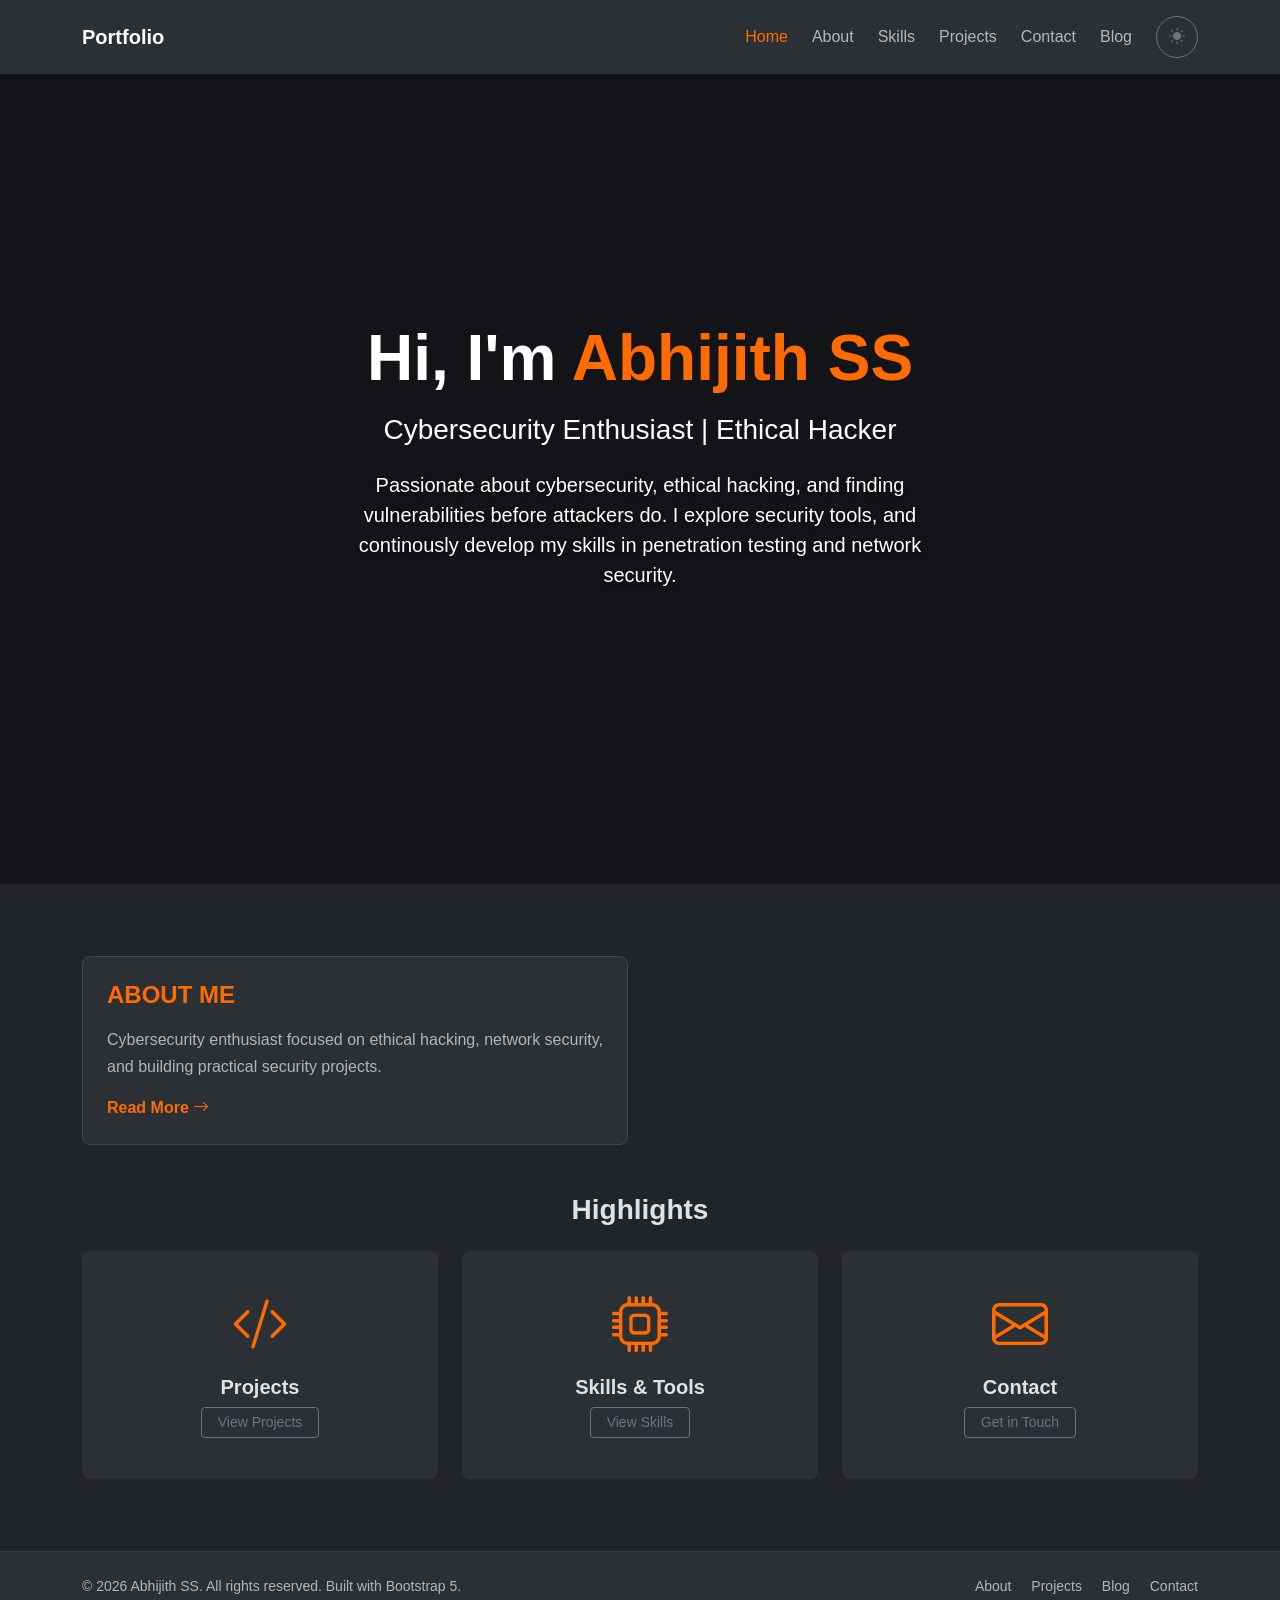
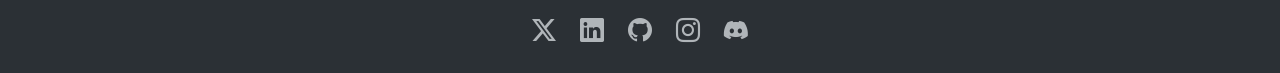
<file: index.html>
<!DOCTYPE html>
<html lang="en" data-bs-theme="dark">
<head>
    <meta charset="UTF-8">
    <meta name="viewport" content="width=device-width, initial-scale=1.0">
    <title>Home</title>
    

    <!--bootstrap manuel-->
    <link rel="stylesheet" href="bootstrap.min.css">
    
    <!--bootstrap icons-->
    <link rel="stylesheet" href="https://cdn.jsdelivr.net/npm/bootstrap-icons@1.11.3/font/bootstrap-icons.min.css">
    
    <!--css manuel-->
    <link rel="stylesheet" href="style.css">

    <!-- Page-specific styles moved to assets/css/style.css -->
</head>
<body class="d-flex flex-column min-vh-100">

    <nav class="navbar navbar-expand-lg bg-body-tertiary sticky-top py-3">
        <div class="container">
            <a class="navbar-brand d-flex align-items-center gap-2" href="index.html">
                <span class="fw-bold tracking-wide">Portfolio</span>
            </a>
            
            <button class="navbar-toggler" type="button" data-bs-toggle="collapse" data-bs-target="#navbarNav" aria-label="Toggle navigation" title="Toggle navigation">
                <span class="navbar-toggler-icon"></span>
            </button>
            
            <div class="collapse navbar-collapse" id="navbarNav">
                <ul class="navbar-nav ms-auto align-items-center gap-2">
                    <li class="nav-item"><a class="nav-link active" href="index.html">Home</a></li>
                    <li class="nav-item"><a class="nav-link" href="about.html">About</a></li>
                    <li class="nav-item"><a class="nav-link" href="skills.html">Skills</a></li>
                    <li class="nav-item"><a class="nav-link" href="projects.html">Projects</a></li>
                    <li class="nav-item"><a class="nav-link" href="contact.html">Contact</a></li>
                    <li class="nav-item"><a class="nav-link" href="blog.html">Blog</a></li>
                    
                    <li class="nav-item ms-lg-2">
                        <button class="btn btn-outline-secondary theme-toggle-btn" id="themeToggle" onclick="toggleTheme()" type="button" aria-label="Toggle color theme" title="Toggle color theme">
                            <i class="bi bi-sun-fill" id="themeIcon"></i>
                        </button>
                    </li>
                </ul>
            </div>
        </div>
    </nav>

    <section class="hero-section text-white">
        <div class="container">
            <div class="row">
                <div class="col-lg-8 col-xl-7 mx-auto text-center"> 
                    
                    <h1 class="display-3 fw-bold mb-3">Hi, I'm <span class="hero-name-accent">Abhijith SS</span></h1>
                    
                    <h3 class="mb-4">Cybersecurity Enthusiast | Ethical Hacker</h3>
                    
                    <p class="lead mb-5 text-white-50">
                       Passionate about cybersecurity, ethical hacking, and finding vulnerabilities before attackers do. I explore security tools, and continously develop my skills in penetration testing and network security.
                    </p>
                    
                </div>
            </div>
        </div>
    </section>

    <main class="py-5 bg-body">
        <div class="container my-4">
            
            <div class="row g-4 mb-5">
                <div class="col-md-6">
                    <div class="h-100 p-4 bg-body-tertiary rounded-3 border border-secondary-subtle">
                        <h2 class="h4 fw-bold text-uppercase mb-3 summary-heading">About Me</h2>
                        <p class="text-body-secondary mb-3 summary-text">
                           Cybersecurity enthusiast focused on ethical hacking, network  security, and building practical security projects.
                        </p>
                        <a href="about.html" class="text-decoration-none fw-semibold summary-link">Read More <i class="bi bi-arrow-right"></i></a>
                    </div>
                </div>
            </div>

            <div class="text-center mb-4">
                <h3 class="fw-bold">Highlights</h3>
            </div>
 
            <div class="row g-4">
                <div class="col-md-4">
                    <div class="card h-100 bg-body-tertiary text-center p-4 feature-card rounded-3">
                        <div class="card-body d-flex flex-column align-items-center">
                            <i class="bi bi-code-slash display-4 mb-3 feature-icon"></i>
                            <h4 class="card-title fw-bold h5">Projects</h4>
                            <a href="projects.html" class="btn btn-sm btn-outline-secondary mt-auto px-3">View Projects</a>
                        </div>
                    </div>
                </div>

                <div class="col-md-4">
                    <div class="card h-100 bg-body-tertiary text-center p-4 feature-card rounded-3">
                        <div class="card-body d-flex flex-column align-items-center">
                            <i class="bi bi-cpu display-4 mb-3 feature-icon"></i>
                            <h4 class="card-title fw-bold h5">Skills & Tools</h4>
                            <a href="skills.html" class="btn btn-sm btn-outline-secondary mt-auto px-3">View Skills</a>
                        </div>
                    </div>
                </div>

                <div class="col-md-4">
                    <div class="card h-100 bg-body-tertiary text-center p-4 feature-card rounded-3">
                        <div class="card-body d-flex flex-column align-items-center">
                            <i class="bi bi-envelope display-4 mb-3 feature-icon"></i>
                            <h4 class="card-title fw-bold h5">Contact</h4>
                            <a href="contact.html" class="btn btn-sm btn-outline-secondary mt-auto px-3">Get in Touch</a>
                        </div>
                    </div>
                </div>

            </div>

        </div>
    </main>

<footer class="bg-body-tertiary py-4 mt-auto">
        <div class="container">
            <div class="row align-items-center grey-text text-body-secondary small mb-3">
                <div class="col-md-6 text-center text-md-start mb-3 mb-md-0">
                    &copy; 2026 Abhijith SS. All rights reserved. Built with Bootstrap 5.
                </div>
                <div class="col-md-6 text-center text-md-end">
                    <a href="about.html" class="text-decoration-none text-body-secondary me-3">About</a>
                    <a href="projects.html" class="text-decoration-none text-body-secondary me-3">Projects</a>
                    <a href="blog.html" class="text-decoration-none text-body-secondary me-3">Blog</a>
                    <a href="contact.html" class="text-decoration-none text-body-secondary">Contact</a>
                </div>
            </div>

            <div class="row">
                <div class="col-12 text-center">
                    <div class="d-flex justify-content-center gap-4 fs-4">
                        <a href="https://x.com/YourTwitterHandle" class="text-body-secondary" title="Twitter"><i class="bi bi-twitter-x"></i></a>
                        <a href="https://www.linkedin.com/in/YourLinkedInProfile" class="text-body-secondary" title="LinkedIn"><i class="bi bi-linkedin"></i></a>
                        <a href="https://github.com/YourGitHubUsername" class="text-body-secondary" title="GitHub"><i class="bi bi-github"></i></a>
                        <a href="https://instagram.com/YourInstagramHandle" class="text-body-secondary" title="Instagram"><i class="bi bi-instagram"></i></a>
                        <a href="https://discord.gg/YourDiscordInviteLink" class="text-body-secondary" title="Discord"><i class="bi bi-discord"></i></a>
                    </div>
                </div>
            </div>
        </div>
    </footer>

    <!--It is a function that allows switching between dark mode and light mode.-->
    <script>
        function toggleTheme() {
            const htmlTag = document.documentElement;
            const themeIcon = document.getElementById('themeIcon');
            
            if (htmlTag.getAttribute('data-bs-theme') === 'dark') {
                htmlTag.setAttribute('data-bs-theme', 'light');
                themeIcon.className = 'bi bi-moon-fill'; 
            } else {
                htmlTag.setAttribute('data-bs-theme', 'dark');
                themeIcon.className = 'bi bi-sun-fill'; 
            }
        }
    </script>
</body>
</html>
</file>
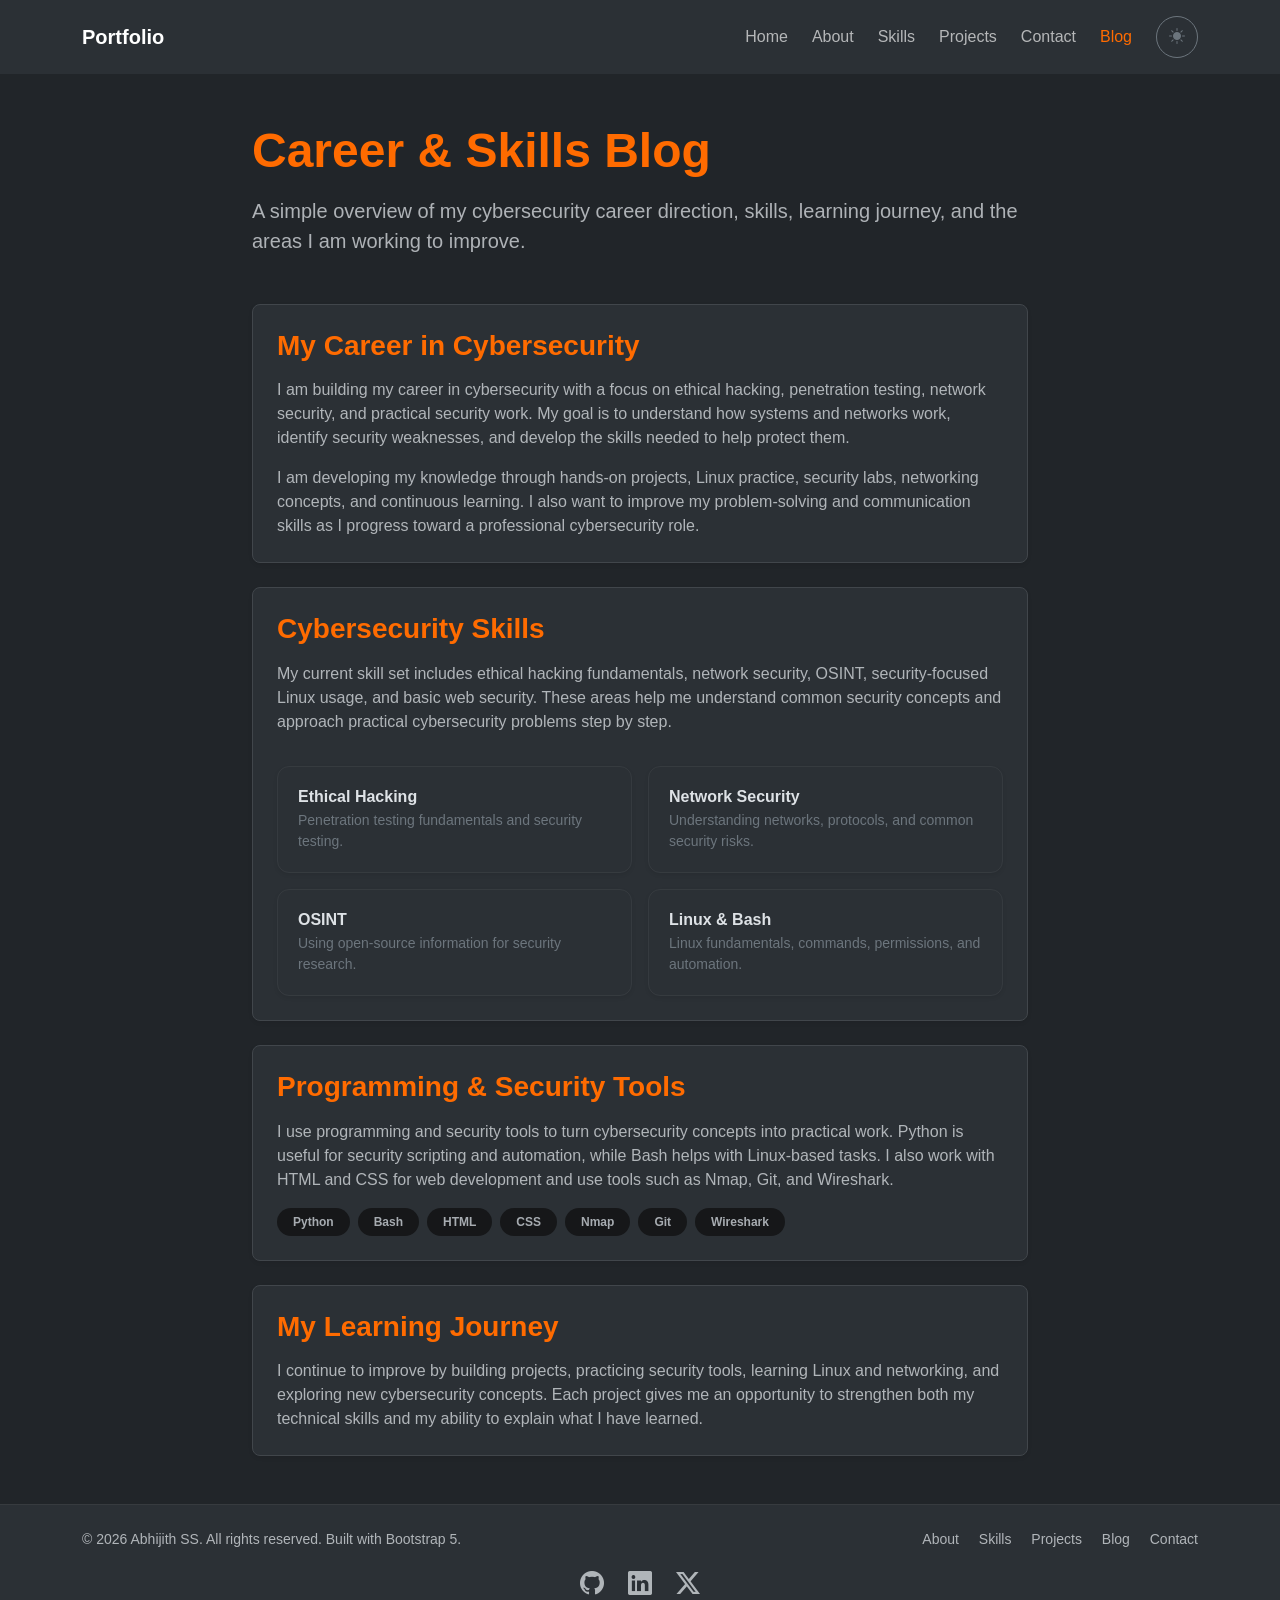
<file: blog.html>
<!DOCTYPE html>
<html lang="en" data-bs-theme="dark">
<head>
    <meta charset="UTF-8">
    <meta name="viewport" content="width=device-width, initial-scale=1.0">
    <title>Blog | Abhijith SS</title>

    <link href="https://cdn.jsdelivr.net/npm/bootstrap@5.3.3/dist/css/bootstrap.min.css"
          rel="stylesheet"
          integrity="sha384-QWTKZyjpPEjISv5WaRU9OFeRpok6YctnYmDr5pNlyT2bRjXh0JMhjY6hW+ALEwIH"
          crossorigin="anonymous">
    <link rel="stylesheet" href="bootstrap.min.css">
    <link rel="stylesheet" href="https://cdn.jsdelivr.net/npm/bootstrap-icons@1.11.3/font/bootstrap-icons.min.css">
    <link rel="stylesheet" href="style.css">
</head>

<body class="d-flex flex-column min-vh-100">

    <nav class="navbar navbar-expand-lg bg-body-tertiary sticky-top py-3">
        <div class="container">
            <a class="navbar-brand d-flex align-items-center gap-2" href="index.html">
                <span class="fw-bold tracking-wide">Portfolio</span>
            </a>

            <button class="navbar-toggler" type="button" data-bs-toggle="collapse"
                    data-bs-target="#navbarNav" aria-label="Toggle navigation" title="Toggle navigation">
                <span class="navbar-toggler-icon"></span>
            </button>

            <div class="collapse navbar-collapse" id="navbarNav">
                <ul class="navbar-nav ms-auto align-items-center gap-2">
                    <li class="nav-item"><a class="nav-link" href="index.html">Home</a></li>
                    <li class="nav-item"><a class="nav-link" href="about.html">About</a></li>
                    <li class="nav-item"><a class="nav-link" href="skills.html">Skills</a></li>
                    <li class="nav-item"><a class="nav-link" href="projects.html">Projects</a></li>
                    <li class="nav-item"><a class="nav-link" href="contact.html">Contact</a></li>
                    <li class="nav-item"><a class="nav-link active" href="blog.html">Blog</a></li>
                    <li class="nav-item ms-lg-2">
                        <button class="btn btn-outline-secondary theme-toggle-btn" id="themeToggle"
                                onclick="toggleTheme()" type="button" aria-label="Toggle color theme"
                                title="Toggle color theme">
                            <i class="bi bi-sun-fill" id="themeIcon"></i>
                        </button>
                    </li>
                </ul>
            </div>
        </div>
    </nav>

    <main class="container my-5 flex-grow-1 blog-page">
        <div class="text-center text-lg-start mb-5">
            <h1 class="display-5 fw-bold accent-heading">Career & Skills Blog</h1>
            <p class="lead text-body-secondary mt-3">
                A simple overview of my cybersecurity career direction, skills, learning journey,
                and the areas I am working to improve.
            </p>
        </div>

        <div class="d-flex flex-column gap-4">

            <article class="p-4 rounded-3 bg-body-tertiary border border-secondary-subtle shadow-sm">
                <h2 class="h3 fw-bold accent-heading mb-3">My Career in Cybersecurity</h2>
                <p class="text-body-secondary">
                    I am building my career in cybersecurity with a focus on ethical hacking,
                    penetration testing, network security, and practical security work. My goal is
                    to understand how systems and networks work, identify security weaknesses,
                    and develop the skills needed to help protect them.
                </p>
                <p class="text-body-secondary mb-0">
                    I am developing my knowledge through hands-on projects, Linux practice,
                    security labs, networking concepts, and continuous learning. I also want to
                    improve my problem-solving and communication skills as I progress toward a
                    professional cybersecurity role.
                </p>
            </article>

            <article class="p-4 rounded-3 bg-body-tertiary border border-secondary-subtle shadow-sm">
                <h2 class="h3 fw-bold accent-heading mb-3">Cybersecurity Skills</h2>
                <p class="text-body-secondary">
                    My current skill set includes ethical hacking fundamentals, network security,
                    OSINT, security-focused Linux usage, and basic web security. These areas help
                    me understand common security concepts and approach practical cybersecurity
                    problems step by step.
                </p>

                <div class="row row-cols-1 row-cols-md-2 g-3 mt-2">
                    <div class="col">
                        <div class="tech-card shadow-sm h-100">
                            <div>
                                <h3 class="h6 fw-bold mb-1">Ethical Hacking</h3>
                                <p class="text-secondary small mb-0">Penetration testing fundamentals and security testing.</p>
                            </div>
                        </div>
                    </div>
                    <div class="col">
                        <div class="tech-card shadow-sm h-100">
                            <div>
                                <h3 class="h6 fw-bold mb-1">Network Security</h3>
                                <p class="text-secondary small mb-0">Understanding networks, protocols, and common security risks.</p>
                            </div>
                        </div>
                    </div>
                    <div class="col">
                        <div class="tech-card shadow-sm h-100">
                            <div>
                                <h3 class="h6 fw-bold mb-1">OSINT</h3>
                                <p class="text-secondary small mb-0">Using open-source information for security research.</p>
                            </div>
                        </div>
                    </div>
                    <div class="col">
                        <div class="tech-card shadow-sm h-100">
                            <div>
                                <h3 class="h6 fw-bold mb-1">Linux & Bash</h3>
                                <p class="text-secondary small mb-0">Linux fundamentals, commands, permissions, and automation.</p>
                            </div>
                        </div>
                    </div>
                </div>
            </article>

            <article class="p-4 rounded-3 bg-body-tertiary border border-secondary-subtle shadow-sm">
                <h2 class="h3 fw-bold accent-heading mb-3">Programming & Security Tools</h2>
                <p class="text-body-secondary">
                    I use programming and security tools to turn cybersecurity concepts into
                    practical work. Python is useful for security scripting and automation,
                    while Bash helps with Linux-based tasks. I also work with HTML and CSS for
                    web development and use tools such as Nmap, Git, and Wireshark.
                </p>

                <div class="d-flex flex-wrap gap-2 mt-3">
                    <span class="badge bg-secondary-subtle text-secondary-emphasis rounded-pill px-3 py-2">Python</span>
                    <span class="badge bg-secondary-subtle text-secondary-emphasis rounded-pill px-3 py-2">Bash</span>
                    <span class="badge bg-secondary-subtle text-secondary-emphasis rounded-pill px-3 py-2">HTML</span>
                    <span class="badge bg-secondary-subtle text-secondary-emphasis rounded-pill px-3 py-2">CSS</span>
                    <span class="badge bg-secondary-subtle text-secondary-emphasis rounded-pill px-3 py-2">Nmap</span>
                    <span class="badge bg-secondary-subtle text-secondary-emphasis rounded-pill px-3 py-2">Git</span>
                    <span class="badge bg-secondary-subtle text-secondary-emphasis rounded-pill px-3 py-2">Wireshark</span>
                </div>
            </article>

            <article class="p-4 rounded-3 bg-body-tertiary border border-secondary-subtle shadow-sm">
                <h2 class="h3 fw-bold accent-heading mb-3">My Learning Journey</h2>
                <p class="text-body-secondary mb-0">
                    I continue to improve by building projects, practicing security tools,
                    learning Linux and networking, and exploring new cybersecurity concepts.
                    Each project gives me an opportunity to strengthen both my technical skills
                    and my ability to explain what I have learned.
                </p>
            </article>

        </div>
    </main>

    <footer class="bg-body-tertiary py-4 mt-auto">
        <div class="container">
            <div class="row align-items-center text-body-secondary small mb-3">
                <div class="col-md-6 text-center text-md-start mb-3 mb-md-0">
                    &copy; 2026 Abhijith SS. All rights reserved. Built with Bootstrap 5.
                </div>
                <div class="col-md-6 text-center text-md-end">
                    <a href="about.html" class="text-decoration-none text-body-secondary me-3">About</a>
                    <a href="skills.html" class="text-decoration-none text-body-secondary me-3">Skills</a>
                    <a href="projects.html" class="text-decoration-none text-body-secondary me-3">Projects</a>
                    <a href="blog.html" class="text-decoration-none text-body-secondary me-3">Blog</a>
                    <a href="contact.html" class="text-decoration-none text-body-secondary">Contact</a>
                </div>
            </div>

            <div class="row">
                <div class="col-12 text-center">
                    <div class="d-flex justify-content-center gap-4 fs-4">
                        <a href="https://github.com/Abhijithss365" target="_blank" rel="noopener noreferrer"
                           class="text-body-secondary" title="GitHub"><i class="bi bi-github"></i></a>
                        <a href="https://www.linkedin.com/in/abhijith-ss-ba4a24370/" target="_blank"
                           rel="noopener noreferrer" class="text-body-secondary" title="LinkedIn"><i class="bi bi-linkedin"></i></a>
                        <a href="https://x.com/Abhijith_ss123" target="_blank" rel="noopener noreferrer"
                           class="text-body-secondary" title="X"><i class="bi bi-twitter-x"></i></a>
                    </div>
                </div>
            </div>
        </div>
    </footer>

    <script src="https://cdn.jsdelivr.net/npm/bootstrap@5.3.3/dist/js/bootstrap.bundle.min.js"></script>
    <script>
        function toggleTheme() {
            const htmlTag = document.documentElement;
            const themeIcon = document.getElementById('themeIcon');

            if (htmlTag.getAttribute('data-bs-theme') === 'dark') {
                htmlTag.setAttribute('data-bs-theme', 'light');
                themeIcon.className = 'bi bi-moon-fill';
            } else {
                htmlTag.setAttribute('data-bs-theme', 'dark');
                themeIcon.className = 'bi bi-sun-fill';
            }
        }
    </script>
</body>
</html>
</file>
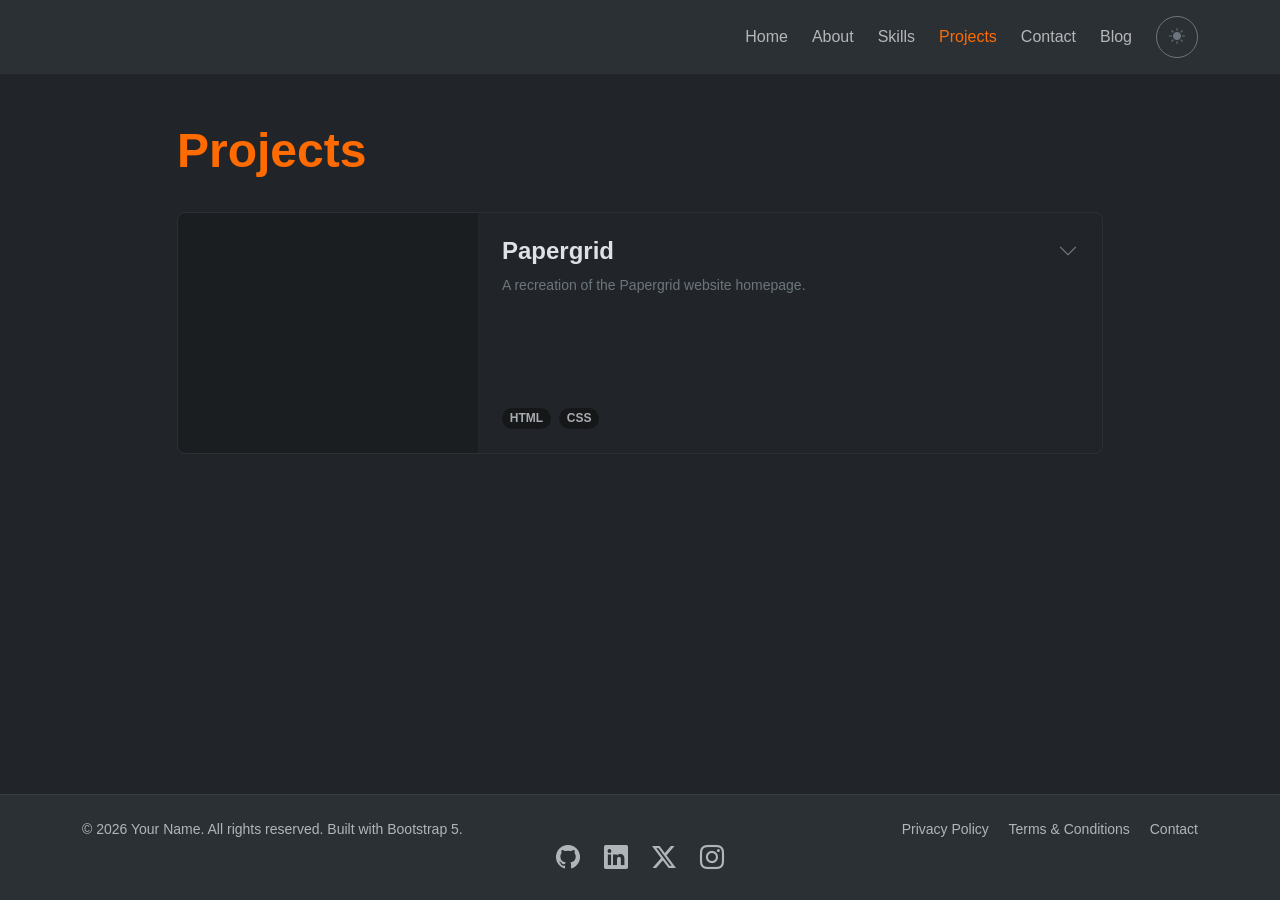
<file: projects.html>
<!doctype html>
<html lang="en" data-bs-theme="dark">
  <head>
    <meta charset="UTF-8" />
    <meta name="viewport" content="width=device-width, initial-scale=1.0" />
    <title>Projects</title>


    <!-- Bootstrap CSS link -->
    <link
      href="https://cdn.jsdelivr.net/npm/bootstrap@5.3.3/dist/css/bootstrap.min.css"
      rel="stylesheet"
      integrity="sha384-QWTKZyjpPEjISv5WaRU9OFeRpok6YctnYmDr5pNlyT2bRjXh0JMhjY6hW+ALEwIH"
      crossorigin="anonymous"
    />
    <link rel="stylesheet" href="bootstrap.min.css" /> <!--dosyadan boostrap bağlama-->


    <!-- Bootstrap Icons link -->
    <link
      rel="stylesheet"
      href="https://cdn.jsdelivr.net/npm/bootstrap-icons@1.11.3/font/bootstrap-icons.min.css"
    />

    <link rel="stylesheet" href="style.css" /> <!--External CSS-->

    <!-- Page-specific styles moved to assets/css/style.css -->
  </head>


  <body class="d-flex flex-column min-vh-100">
    <nav class="navbar navbar-expand-lg bg-body-tertiary sticky-top py-3">
      <div class="container">
        <button
          class="navbar-toggler"
          type="button"
          data-bs-toggle="collapse"
          data-bs-target="#navbarNav"
          aria-label="Toggle navigation"
          title="Toggle navigation"
        >
          <span class="navbar-toggler-icon"></span>
        </button>
        <div class="collapse navbar-collapse" id="navbarNav">
          <ul class="navbar-nav ms-auto align-items-center gap-2">
            <li class="nav-item">
              <a class="nav-link" href="index.html">Home</a>
            </li>
            <li class="nav-item">
              <a class="nav-link" href="about.html">About</a>
            </li>
            <li class="nav-item">
              <a class="nav-link" href="skills.html">Skills</a>
            </li>
            <li class="nav-item">
              <a class="nav-link active" href="projects.html">Projects</a>
            </li>
            <li class="nav-item">
              <a class="nav-link" href="contact.html">Contact</a>
                    <li class="nav-item"><a class="nav-link" href="blog.html">Blog</a></li>
            </li>
            <li class="nav-item ms-lg-2">
              <button
                class="btn btn-outline-secondary theme-toggle-btn"
                id="themeToggle"
                onclick="toggleTheme()"
                type="button"
                aria-label="Toggle color theme"
                title="Toggle color theme"
              >
                <i class="bi bi-sun-fill" id="themeIcon"></i>
              </button>
            </li>
          </ul>
        </div>
      </div>
    </nav>
    <main class="container my-5 flex-grow-1 projects-page">
      <div class="row mb-4">
        <div class="col-12 text-center text-lg-start">
          <h1 class="display-5 fw-bold accent-heading">Projects</h1>
        </div>
      </div>

      <div class="d-flex flex-column gap-4">
        <div class="card-wrapper">
          <div class="project-card d-flex flex-column flex-md-row align-items-stretch" data-bs-toggle="collapse" data-bs-target="#project1Collapse" aria-controls="project1Collapse" tabindex="0" role="button">
            <div class="project-img-wrapper">
            </div>
            <div class="p-4 flex-grow-1 d-flex flex-column justify-content-between">
              <div>
                <div class="d-flex justify-content-between align-items-start mb-2">
                  <h3 class="h4 fw-bold mb-0">Papergrid</h3>
                  <i class="bi bi-chevron-down text-secondary toggle-icon fs-5"></i>
                </div>
                <p class="text-secondary small mb-3">A recreation of the Papergrid website homepage.</p>
              </div>
              <div class="d-flex flex-wrap gap-2">
                <span class="badge bg-secondary-subtle text-secondary-emphasis rounded-pill">HTML</span>
                <span class="badge bg-secondary-subtle text-secondary-emphasis rounded-pill">CSS</span>
              </div>
            </div>
          </div>
          <div class="collapse" id="project1Collapse">
            <div class="project-details p-4 rounded-bottom">
              <h2 class="border-bottom pb-2 mb-3">Project</h2>
              <a href="https://abhijithss365.github.io/Papergrid-Homepage/" class="btn btn-primary">View Project</a>
            </div>
          </div>
        </div>
    </main>

    <footer class="bg-body-tertiary py-4 mt-auto">
      <div class="container">
        <div class="row align-items-center text-body-secondary small">
          <div class="col-md-6 text-center text-md-start mb-3 mb-md-0">
            &copy; 2026 Your Name. All rights reserved. Built with Bootstrap 5.
          </div>
          <div class="col-md-6 text-center text-md-end">
            <a href="#" class="text-decoration-none text-body-secondary me-3"
              >Privacy Policy</a
            >
            <a href="#" class="text-decoration-none text-body-secondary me-3"
              >Terms & Conditions</a
            >
            <a
              href="contact.html"
              class="text-decoration-none text-body-secondary"
              >Contact</a
            >
          </div>
        </div>
        <div class="row">
          <div class="col-12 text-center">
            <div class="d-flex justify-content-center gap-4 fs-4">
              <a
                href="https://github.com/yourusername"
                class="text-body-secondary"
                target="_blank"
                rel="noopener noreferrer"
                title="GitHub"
                ><i class="bi bi-github"></i
              ></a>
              <a
                href="https://www.linkedin.com/in/yourname"
                class="text-body-secondary"
                target="_blank"
                rel="noopener noreferrer"
                title="LinkedIn"
                ><i class="bi bi-linkedin"></i
              ></a>
              <a
                href="https://x.com/yourusername"
                class="text-body-secondary"
                target="_blank"
                rel="noopener noreferrer"
                title="X"
                ><i class="bi bi-twitter-x"></i
              ></a>
              <a
                href="https://www.instagram.com/yourusername"
                class="text-body-secondary"
                target="_blank"
                rel="noopener noreferrer"
                title="Instagram"
                ><i class="bi bi-instagram"></i
              ></a>
            </div>
          </div>
        </div>
      </div>
    </footer>
    <script
      src="https://cdn.jsdelivr.net/npm/bootstrap@5.3.3/dist/js/bootstrap.bundle.min.js"
      integrity="sha384-YvpcrYf0tY3lHB60NNkmXc5s9fDVZLESaAA55NDzOxhy9GkcIdslK1eN7N6jIeHz"
      crossorigin="anonymous"
    ></script>
    <script>
      
      //tema değiştirme
      function toggleTheme() {
        const htmlTag = document.documentElement;
        const themeIcon = document.getElementById("themeIcon");
        if (htmlTag.getAttribute("data-bs-theme") === "dark") {
          htmlTag.setAttribute("data-bs-theme", "light");
          themeIcon.className = "bi bi-moon-fill";
        } else {
          htmlTag.setAttribute("data-bs-theme", "dark");
          themeIcon.className = "bi bi-sun-fill";
        }
      }
    </script>
</body>
</html>
</file>
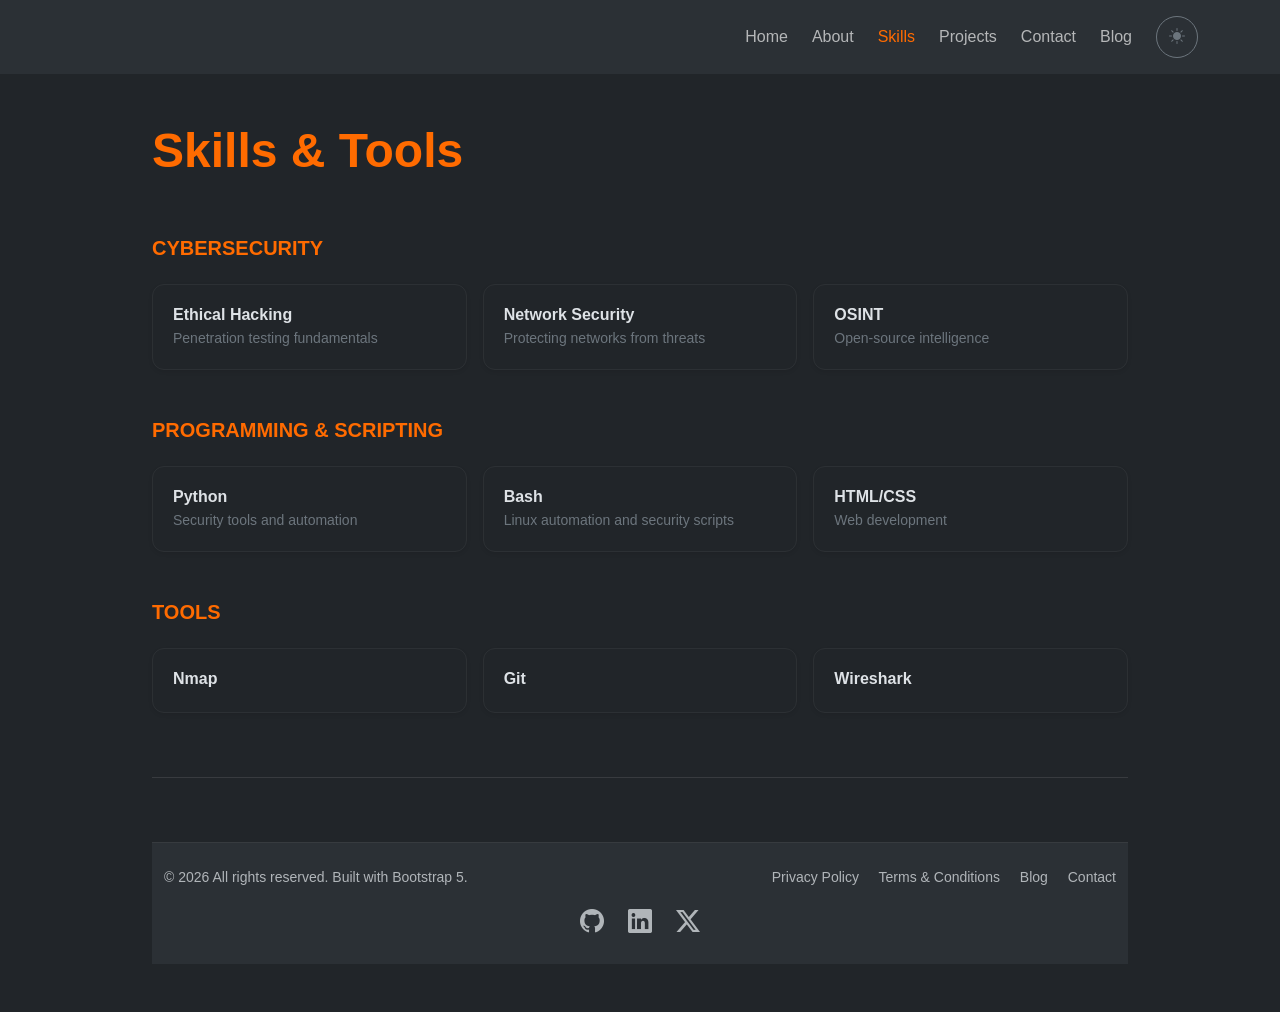
<file: skills.html>
<!DOCTYPE html>
<html lang="en" data-bs-theme="dark">
<head>
    <meta charset="UTF-8">
    <meta name="viewport" content="width=device-width, initial-scale=1.0">
    <title>Skills & Certificates</title>

    <!-- Bootstrap CPN & Social links -->
    <link href="https://cdn.jsdelivr.net/npm/bootstrap@5.3.3/dist/css/bootstrap.min.css" rel="stylesheet" integrity="sha384-QWTKZyjpPEjISv5WaRU9OFeRpok6YctnYmDr5pNlyT2bRjXh0JMhjY6hW+ALEwIH" crossorigin="anonymous">
    <link rel="stylesheet" href="bootstrap.min.css"> 
    <link rel="stylesheet" href="https://cdn.jsdelivr.net/npm/bootstrap-icons@1.11.3/font/bootstrap-icons.min.css"> <!--bootstrap icons-->
    <link rel="stylesheet" href="style.css"> <!--ayrık css-->

    <!-- Page-specific styles moved to assets/css/style.css -->
</head>
<body class="d-flex flex-column min-vh-100">

    <nav class="navbar navbar-expand-lg bg-body-tertiary sticky-top py-3">
        <div class="container">
            <button class="navbar-toggler" type="button" data-bs-toggle="collapse" data-bs-target="#navbarNav" aria-label="Toggle navigation" title="Toggle navigation">
                <span class="navbar-toggler-icon"></span>
            </button>
            <div class="collapse navbar-collapse" id="navbarNav">
                <ul class="navbar-nav ms-auto align-items-center gap-2">
                    <li class="nav-item"><a class="nav-link" href="index.html">Home</a></li>
                    <li class="nav-item"><a class="nav-link" href="about.html">About</a></li>
                    <li class="nav-item"><a class="nav-link active" href="skills.html">Skills</a></li>
                    <li class="nav-item"><a class="nav-link" href="projects.html">Projects</a></li>
                    <li class="nav-item"><a class="nav-link" href="contact.html">Contact</a></li>
                    <li class="nav-item"><a class="nav-link" href="blog.html">Blog</a></li>
                    <li class="nav-item ms-lg-2">
                        <button class="btn btn-outline-secondary theme-toggle-btn" id="themeToggle" onclick="toggleTheme()" type="button" aria-label="Toggle color theme" title="Toggle color theme">
                            <i class="bi bi-sun-fill" id="themeIcon"></i>
                        </button>
                    </li>
                </ul>
            </div>
        </div>
    </nav>
    <main class="container my-5 flex-grow-1 skills-page">
        <div class="row mb-5 text-center text-lg-start">
            <div class="col-12">

                <!-- TODO: Update main heading and intro text -->
                <h1 class="display-5 fw-bold accent-heading">Skills & Tools</h1>
            </div>
        </div>

        <!-- Tech Stack: Languages & Frameworks -->
        <section class="mb-5">
            <h3 class="h5 text-uppercase fw-bold mb-4 tracking-wide section-heading">
                CYBERSECURITY
            </h3>
            <div class="row row-cols-1 row-cols-sm-2 row-cols-md-3 g-3">

                <!-- TODO: Customize technology items, Bootstrap icons, and descriptions -->
                <div class="col">
                    <div class="tech-card shadow-sm">
                        <div><h4 class="h6 mb-1 fw-bold">Ethical Hacking</h4><p class="text-secondary small mb-0">Penetration testing fundamentals</p></div>
                    </div>
                </div>
                <div class="col">
                    <div class="tech-card shadow-sm">
                        <div><h4 class="h6 mb-1 fw-bold">Network Security</h4><p class="text-secondary small mb-0">Protecting networks from threats</p></div>
                    </div>
                </div>
                <div class="col">
                    <div class="tech-card shadow-sm">
                        <div><h4 class="h6 mb-1 fw-bold">OSINT</h4><p class="text-secondary small mb-0">Open-source intelligence</p></div>
                    </div>
                </div>
            </div>
        </section>

        <!-- Tech Stack: Database & Cloud -->
        <section class="mb-5">
            <h3 class="h5 text-uppercase fw-bold mb-4 tracking-wide section-heading">
                PROGRAMMING & SCRIPTING
            </h3>
            <div class="row row-cols-1 row-cols-sm-2 row-cols-md-3 g-3">

                <!-- TODO: Customize database and cloud technologies -->
                <div class="col">
                    <div class="tech-card shadow-sm">
                        <div><h4 class="h6 mb-1 fw-bold">Python</h4><p class="text-secondary small mb-0">Security tools and automation</p></div>
                    </div>
                </div>
                <div class="col">
                    <div class="tech-card shadow-sm">
                        <div><h4 class="h6 mb-1 fw-bold">Bash</h4><p class="text-secondary small mb-0">Linux automation and security scripts</p></div>
                    </div>
                </div>
                <div class="col">
                    <div class="tech-card shadow-sm">
                        <div><h4 class="h6 mb-1 fw-bold">HTML/CSS</h4><p class="text-secondary small mb-0">Web development</p></div>
                    </div>
                </div>
            </div>
        </section>

        <!-- Tech Stack: Tools & Production -->
        <section class="mb-5">
            <h3 class="h5 text-uppercase fw-bold mb-4 tracking-wide section-heading">
                 TOOLS
            </h3>
            <div class="row row-cols-1 row-cols-sm-2 row-cols-md-3 g-3">

                <!-- TODO: Customize software tools and productivity stack -->
                <div class="col">
                    <div class="tech-card shadow-sm">
                        <div><h4 class="h6 mb-1 fw-bold">Nmap</h4></div>
                    </div>
                </div>
                <div class="col">
                    <div class="tech-card shadow-sm">
                        <div><h4 class="h6 mb-1 fw-bold">Git</h4></div>
                    </div>
                </div>
                <div class="col">
                    <div class="tech-card shadow-sm">
                        <div><h4 class="h6 mb-1 fw-bold">Wireshark</h4></div>
                    </div>
                </div>
            </div>
        </section>

        <div class="skills-divider"></div>

    <!-- Footer Section -->
   <footer class="bg-body-tertiary py-4 mt-auto">
    <div class="container">
        <div class="row align-items-center text-body-secondary small mb-3">

            <!-- TODO: Update copyright owner name -->
            <div class="col-md-6 text-center text-md-start mb-3 mb-md-0">
                &copy; 2026 All rights reserved. Built with Bootstrap 5.
            </div>
            <div class="col-md-6 text-center text-md-end">
                <a href="#" class="text-decoration-none text-body-secondary me-3">Privacy Policy</a>
                <a href="#" class="text-decoration-none text-body-secondary me-3">Terms & Conditions</a>
                <a href="blog.html" class="text-decoration-none text-body-secondary me-3">Blog</a>
                    <a href="contact.html" class="text-decoration-none text-body-secondary">Contact</a>
            </div>
        </div>

        <div class="row">
            <div class="col-12 text-center">
                <div class="d-flex justify-content-center gap-4 fs-4">
                        <a href="https://github.com/yourusername" target="_blank" rel="noopener noreferrer" class="text-body-secondary" title="GitHub"><i class="bi bi-github"></i></a>
                        <a href="https://www.linkedin.com/in/yourname" target="_blank" rel="noopener noreferrer" class="text-body-secondary" title="LinkedIn"><i class="bi bi-linkedin"></i></a>
                        <a href="https://x.com/yourusername" target="_blank" rel="noopener noreferrer" class="text-body-secondary" title="X"><i class="bi bi-twitter-x"></i></a>
                    </div>
            </div>
        </div>
    </div>
</footer>
    
    <script>
        //Switch Theme
        function toggleTheme() {
            const htmlTag = document.documentElement;
            const themeIcon = document.getElementById('themeIcon');
            if (htmlTag.getAttribute('data-bs-theme') === 'dark') {
                htmlTag.setAttribute('data-bs-theme', 'light');
                themeIcon.className = 'bi bi-moon-fill';
            } else {
                htmlTag.setAttribute('data-bs-theme', 'dark');
                themeIcon.className = 'bi bi-sun-fill';
            }
        }
    </script>
</body>
</html>
</file>
<file: style.css>
/* ==========================================================================
   CUSTOM PORTFOLIO TEMPLATE STYLES (Bootstrap 5 Accent)
   ========================================================================== */

/* Renk Değişkenleri (Global Variables) */
:root {
    --accent-color: #ff6b00;       /* İmza rengimiz: Canlı Turuncu */
    --accent-hover: #e05e00;       /* Koyu Turuncu (Hover durumları için) */
    --transition-speed: 0.3s;      /* Akıcı geçiş animasyon hızı */
}

/* Genel Seçiciler & Yumuşak Kaydırma */
html {
    scroll-behavior: smooth;
}

body {
    font-family: 'Segoe UI', Tahoma, Geneva, Verdana, sans-serif;
    transition: background-color var(--transition-speed) ease, color var(--transition-speed) ease;
}

/* Navbar Özelleştirmeleri */
.navbar-brand img {
    transition: transform var(--transition-speed) ease;
}
.navbar-brand:hover img {
    transform: scale(1.05);
}

.nav-link {
    font-weight: 500;
    transition: color var(--transition-speed) ease;
}

/* Aktif sayfa linki ve hover durumunda turuncu parlaması */
.nav-link:hover, 
.nav-link.active {
    color: var(--accent-color) !important;
}

/* Turuncu Buton Sınıfımız (Bootstrap Butonlarını Ezmeden Ekstra Güç) */
.btn-accent {
    background-color: var(--accent-color);
    color: #ffffff;
    border: none;
    font-weight: 600;
    transition: all var(--transition-speed) ease;
}

.btn-accent:hover {
    background-color: var(--accent-hover);
    color: #ffffff;
    transform: translateY(-2px);
    box-shadow: 0 4px 15px rgba(255, 107, 0, 0.3);
}

.btn-outline-accent {
    border: 2px solid var(--accent-color);
    color: var(--accent-color);
    background: transparent;
    font-weight: 600;
    transition: all var(--transition-speed) ease;
}

.btn-outline-accent:hover {
    background-color: var(--accent-color);
    color: #ffffff;
    transform: translateY(-2px);
}

/* Hero Alanı (Giriş Ekranı) Tasarımı */
.hero-section {
    min-height: 85vh;
    display: flex;
    align-items: center;
}

.hero-img {
    max-height: 450px;
    object-fit: contain;
    filter: drop-shadow(0 10px 20px rgba(0, 0, 0, 0.15));
}

/* Footer Alt Çizgi Ayarı */
footer {
    border-top: 1px solid rgba(120, 120, 120, 0.15);
}

/* Tema Değiştirici Buton (Floating Toggle) Stili */
.theme-toggle-btn {
    cursor: pointer;
    padding: 8px 12px;
    border-radius: 50px;
    transition: all var(--transition-speed) ease;
}

.hero-badge {
    background-color: var(--accent-color) !important;
}

.hero-name-accent,
.summary-heading,
.summary-link,
.feature-icon {
    color: var(--accent-color);
}

.summary-text {
    text-align: justify;
    line-height: 1.7;
}

.accent-heading {
    color: var(--accent-color);
}

.projects-page {
    max-width: 950px;
}

.about-section {
    max-width: 900px;
}

.blog-page {
    max-width: 800px;
}

.blog-save-btn,
.contact-submit-btn {
    background-color: var(--accent-color);
    border: none;
}

.photography-sidebar {
    top: 100px;
}

.archive-heading,
.section-heading {
    color: var(--accent-color);
}

.skills-page {
    max-width: 1000px;
}

.cert-modal-image {
    max-height: 75vh;
    width: auto;
}

/* ========================================================================== */
/* about.html — extracted embedded styles (originally inside <style> in about.html) */
/* ========================================================================== */
/* Bu sayfaya özel okunurluğu artıran ince ayarlar */
.about-section h2 {
    font-size: 1.75rem;
    letter-spacing: 1px;
    font-weight: 700;
}
.about-section p {
    line-height: 1.8;
    text-align: justify;
    font-weight: 400;
}
.about-divider {
    border-top: 1px solid rgba(255, 255, 255, 0.15);
    margin: 2.5rem 0;
}
[data-bs-theme="light"] .about-divider {
    border-top: 1px solid rgba(0, 0, 0, 0.15);
}

/* Sosyal medya ikonları hover efekti (tekrar eden kurallar burada merkezi hale getirildi) */
.bi { transition: color 0.3s ease; }
.gap-4 a:hover { color: var(--accent-color) !important; }


/* ========================================================================== */
/* index.html — extracted embedded styles (originally inside <style> in index.html) */
/* ========================================================================== */
/* --- ANA SAYFA (HERO) ÖZEL STİLLERİ --- */
.hero-section {
    min-height: calc(100vh - 90px); /* Navbar yüksekliğini çıkar */
    background-image: url('https://imgs.search.brave.com/qcu1e7tKbqwc8pr4yfXq4NOuMu1qiaVqyBwWk9OQrtM/rs:fit:860:0:0:0/g:ce/aHR0cHM6Ly9tZWRp/YS5nZXR0eWltYWdl/cy5jb20vaWQvMTIw/Mzk0MTEzOS92ZWN0/b3IvYmluYXJ5LWNv/ZGVzLWZhbGxpbmcu/anBnP3M9NjEyeDYx/MiZ3PTAmaz0yMCZj/PUJJRHF0R3Y2djNt/RFRUNVJXXy1UeEIw/cHNnZWdsemxJSHhr/eHJ0dVFmOVU9');
    background-size: cover;
    background-position: center center;
    background-repeat: no-repeat;
    position: relative;
    display: flex;
    align-items: center;
}

/* Arka plan karartma overlay'i (Abartmadan) */
.hero-section::before {
    content: "";
    position: absolute;
    top: 0;
    left: 0;
    width: 100%;
    height: 100%;
    background-color: rgba(0, 0, 0, 0.45); /* Karartma oranı (0.0 - 1.0) */
    z-index: 1;
}

/* Yazıları overlay'in önüne çıkarma */
.hero-section .container {
    position: relative;
    z-index: 2; /* Arka plan karartmasının önünde */
}

/* Yazı renklerini beyazlatma */
.hero-section h1,
.hero-section h3,
.hero-section p.lead {
    color: #ffffff !important;
}

.hero-section p.lead {
    text-shadow: 0 2px 4px rgba(0,0,0,0.5); /* Okunabilirlik için hafif gölge */
}

/* --- YENİ EKLENEN BÖLÜM STİLLERİ --- */
.feature-card {
    transition: transform 0.3s ease, box-shadow 0.3s ease;
    border: 1px solid rgba(216, 4, 4, 0.08);
}
.feature-card:hover {
    transform: translateY(-5px);
    box-shadow: 0 10px 20px rgba(0, 0, 0, 0.2);
    border-color: var(--accent-color);
}
[data-bs-theme="light"] .feature-card {
    border: 1px solid rgba(0, 0, 0, 0.08);
}

/* Alt kısımlar için ikon hover merkezi kuralları */
.footer .bi:hover {
    color: var(--accent-color) !important;
}


/* ========================================================================== */
/* skills.html — extracted embedded styles (originally inside <style> in skills.html) */
/* ========================================================================== */
/* Modern Bölüm Ayırıcıları */
.skills-divider {
    border-top: 1px solid rgba(255, 255, 255, 0.1);
    margin: 4rem 0;
}
[data-bs-theme="light"] .skills-divider {
    border-top: 1px solid rgba(0, 0, 0, 0.1);
}

/* Teknolojik Kart Tasarımları */
.tech-card {
    background-color: var(--bs-body-tertiary);
    border: 1px solid rgba(255, 255, 255, 0.05);
    border-radius: 12px;
    padding: 1.25rem;
    display: flex;
    align-items: center;
    gap: 1rem;
    transition: transform 0.2s ease, border-color 0.2s ease, box-shadow 0.2s ease;
}
[data-bs-theme="light"] .tech-card {
    border: 1px solid rgba(0, 0, 0, 0.05);
}
.tech-card:hover {
    transform: translateY(-4px);
    border-color: var(--accent-color);
    box-shadow: 0 8px 20px rgba(0, 0, 0, 0.2);
}
.tech-icon-wrapper {
    width: 48px;
    height: 48px;
    display: flex;
    align-items: center;
    justify-content: center;
    border-radius: 8px;
    background-color: rgba(255, 255, 255, 0.03);
    padding: 10px;
}
[data-bs-theme="light"] .tech-icon-wrapper {
    background-color: rgba(0, 0, 0, 0.03);
}
.tech-icon-wrapper img {
    width: 100%;
    height: 100%;
    object-fit: contain;
}

/* ========================================================================== */
/* projects.html — extracted embedded styles (originally inside <style> in projects.html) */
/* ========================================================================== */
.project-card {
    background-color: var(--bs-body-tertiary);
    border: 1px solid rgba(255, 255, 255, 0.05);
    border-radius: 8px;
    overflow: hidden;
    transition: transform 0.2s ease, border-color 0.2s ease;
    cursor: pointer;
}

[data-bs-theme="light"] .project-card {
    border: 1px solid rgba(0, 0, 0, 0.05);
}

.project-card:hover {
    transform: translateY(-2px);
    border-color: var(--accent-color);
}

/* Sol Taraftaki Görsel Alanı */
.project-img-wrapper {
    width: 100%;
    height: 240px;
    background-color: rgba(0, 0, 0, 0.2);
    overflow: hidden;
    display: flex;
    align-items: center;
    justify-content: center;
}

@media (min-width: 768px) {
    .project-img-wrapper {
        width: 300px;
        height: 100%;
        min-height: 240px;
    }
}

.project-img-wrapper img {
    width: 100%;
    height: 100%;
    object-fit: cover;
    min-height: 100%;
}

/* collapse açıldığında dönen ok animasyonu */
.toggle-icon {
    transition: transform 0.3s ease;
}
.project-card[aria-expanded="true"] .toggle-icon {
    transform: rotate(180deg);
    color: var(--accent-color) !important;
}

/* Genişleyen detay alanı stili */
.project-details {
    background-color: rgba(0, 0, 0, 0.15);
    border-top: 1px solid rgba(255, 255, 255, 0.05);
}
[data-bs-theme="light"] .project-details {
    background-color: rgba(0, 0, 0, 0.02);
    border-top: 1px solid rgba(0, 0, 0, 0.05);
}


/* ========================================================================== */
/* contact.html — extracted embedded styles (originally inside <style> in contact.html) */
/* ========================================================================== */
.contact-icon-box {
    width: 44px;
    height: 44px;
    display: flex;
    align-items: center;
    justify-content: center;
    border-radius: 8px;
    background-color: rgba(255, 255, 255, 0.05);
    color: var(--accent-color);
    font-size: 1.25rem;
    transition: all 0.2s ease;
}
[data-bs-theme="light"] .contact-icon-box {
    background-color: rgba(0, 0, 0, 0.05);
}
.contact-link-row:hover .contact-icon-box {
    background-color: var(--accent-color);
    color: #ffffff;
    transform: translateY(-2px);
}
.form-control:focus {
    border-color: var(--accent-color);
    box-shadow: 0 0 0 0.25rem rgba(239, 125, 0, 0.25);
}

/* ========================================================================== */
/* End of extracted embedded styles */
/* ========================================================================== */
</file>
